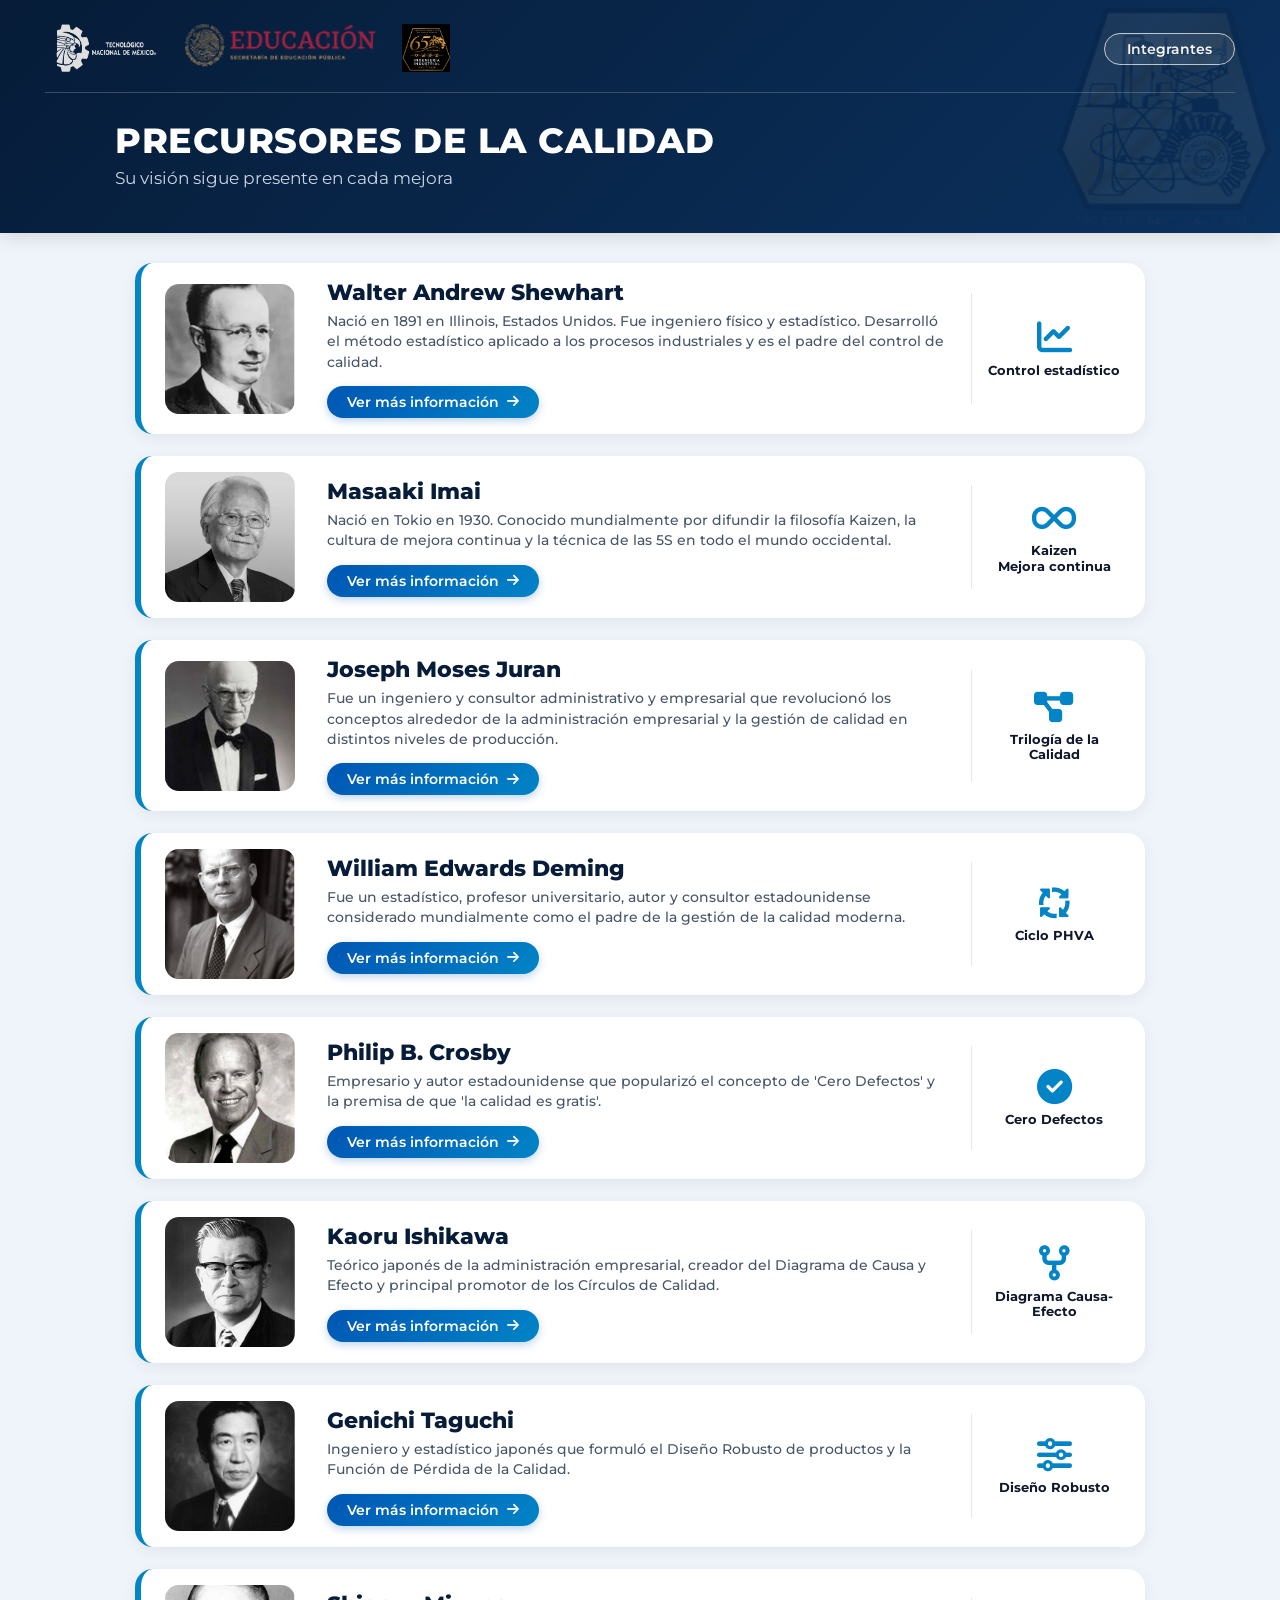
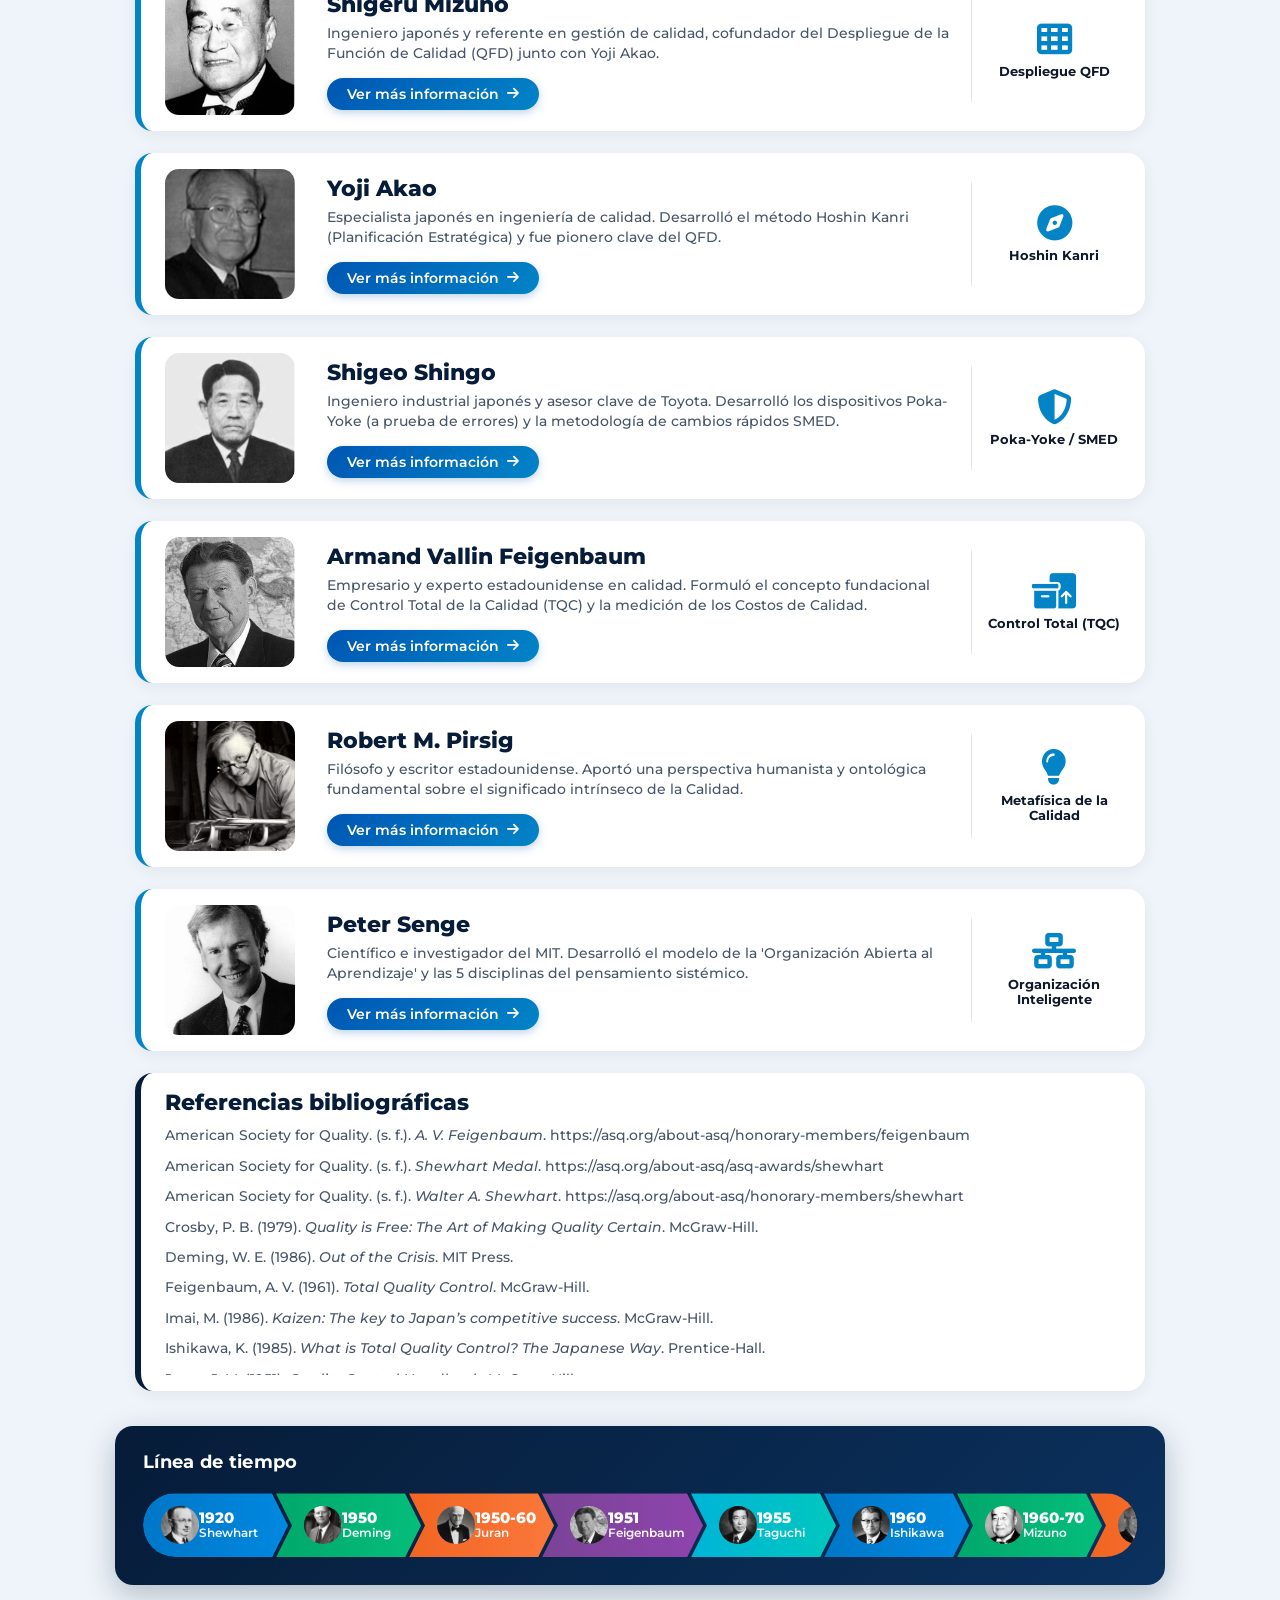
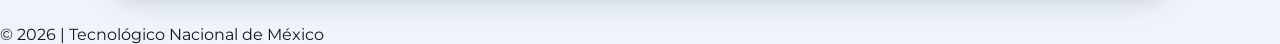
<file: index.html>
<!DOCTYPE html>
<html lang="es">
<head>
  <meta charset="UTF-8">
  <meta name="viewport" content="width=device-width, initial-scale=1.0">
  
  <title>Precursores de la Calidad</title>
  <link rel="stylesheet" href="style.css">
  <link rel="preconnect" href="https://fonts.googleapis.com">
  <link rel="preconnect" href="https://fonts.gstatic.com" crossorigin>
  <link href="https://fonts.googleapis.com/css2?family=Montserrat:wght@400;500;600;700;800;900&display=swap" rel="stylesheet">
  <!-- Iconos de Lucide o FontAwesome vía CDN -->
  <link rel="stylesheet" href="https://cdnjs.cloudflare.com/ajax/libs/font-awesome/6.4.0/css/all.min.css">
</head>
<body>

  <!-- Encabezado Hero Institucional -->
  <header class="hero-header">
    <div class="header-top">
      <div class="logo-box">
        <img src="imagenes/logo-tecnm.png" alt="TecNM" class="logo-header logo-blanco">
        <img src="imagenes/logo-sep.png" alt="SEP" class="logo-header logo-blanco">
        <img src="imagenes/logo-new.png" alt="ITCM" class="logo-header logo-blanco">
      </div>
      <div class="header-nav">
        <a href="integrantes.html" class="btn-integrantes-header">Integrantes</a>
      </div>
    </div>

    <div class="hero-texto">
      <h1 class="hero-titulo">PRECURSORES DE LA CALIDAD</h1>
      <p class="hero-subtitulo">Su visión sigue presente en cada mejora</p>
    </div>
  </header>

  <!-- Lista dinámica de tarjetas de personajes -->
  <main id="lista-personajes" class="contenedor-principal">
    <!-- script.js generará las tarjetas aquí -->
  </main>

 <!-- Línea de tiempo visual -->
 <!-- Línea de tiempo visual -->
  <section class="contenedor-timeline">
    <h3 class="timeline-titulo">Línea de tiempo</h3>
    <div class="timeline-barra">

      <!-- 1. Shewhart -->
      <div class="timeline-nodo nodo-azul">
        <img src="imagenes/walter a shewhart/Walter Andrew Shewhart.png" alt="Shewhart" class="nodo-avatar" onerror="this.src='imagenes/thinking.jpg'">
        <div class="nodo-info">
          <span class="nodo-anio">1920</span>
          <span class="nodo-nombre">Shewhart</span>
        </div>
      </div>

      <!-- 2. Deming -->
      <div class="timeline-nodo nodo-verde">
        <img src="imagenes/Edward Deming/William Edwards Deming.png" alt="Deming" class="nodo-avatar" onerror="this.src='imagenes/thinking.jpg'">
        <div class="nodo-info">
          <span class="nodo-anio">1950</span>
          <span class="nodo-nombre">Deming</span>
        </div>
      </div>

      <!-- 3. Juran -->
      <div class="timeline-nodo nodo-naranja">
        <img src="imagenes/Joseph M. Juran/Joseph Juran.png" alt="Juran" class="nodo-avatar" onerror="this.src='imagenes/thinking.jpg'">
        <div class="nodo-info">
          <span class="nodo-anio">1950-60</span>
          <span class="nodo-nombre">Juran</span>
        </div>
      </div>

      <!-- 4. Feigenbaum -->
      <div class="timeline-nodo nodo-morado">
        <img src="imagenes/Armand Vallin Feigenbaum/Armand Vallin Feigenbaum.png" alt="Feigenbaum" class="nodo-avatar" onerror="this.src='imagenes/thinking.jpg'">
        <div class="nodo-info">
          <span class="nodo-anio">1951</span>
          <span class="nodo-nombre">Feigenbaum</span>
        </div>
      </div>

      <!-- 5. Taguchi -->
      <div class="timeline-nodo nodo-cian">
        <img src="imagenes/Genichi Taguchi/Genichi Taguchi.png" alt="Taguchi" class="nodo-avatar" onerror="this.src='imagenes/thinking.jpg'">
        <div class="nodo-info">
          <span class="nodo-anio">1955</span>
          <span class="nodo-nombre">Taguchi</span>
        </div>
      </div>

      <!-- 6. Ishikawa -->
      <div class="timeline-nodo nodo-azul">
        <img src="imagenes/Kaoru Ishikawa/Kaoru Ishikawa.png" alt="Ishikawa" class="nodo-avatar" onerror="this.src='imagenes/thinking.jpg'">
        <div class="nodo-info">
          <span class="nodo-anio">1960</span>
          <span class="nodo-nombre">Ishikawa</span>
        </div>
      </div>

      <!-- 7. Mizuno -->
      <div class="timeline-nodo nodo-verde">
        <img src="imagenes/Shigeru Mizuno/Shigeru Mizuno.png" alt="Mizuno" class="nodo-avatar" onerror="this.src='imagenes/thinking.jpg'">
        <div class="nodo-info">
          <span class="nodo-anio">1960-70</span>
          <span class="nodo-nombre">Mizuno</span>
        </div>
      </div>

      <!-- 8. Akao -->
      <div class="timeline-nodo nodo-naranja">
        <img src="imagenes/Yoji Akao/Yoji Akao.png" alt="Akao" class="nodo-avatar" onerror="this.src='imagenes/thinking.jpg'">
        <div class="nodo-info">
          <span class="nodo-anio">1970</span>
          <span class="nodo-nombre">Akao</span>
        </div>
      </div>

      <!-- 9. Pirsig -->
      <div class="timeline-nodo nodo-morado">
        <img src="imagenes/Robert M. Pirsig/Robert M. Pirsig.jpeg" alt="Pirsig" class="nodo-avatar" onerror="this.src='imagenes/thinking.jpg'">
        <div class="nodo-info">
          <span class="nodo-anio">1974</span>
          <span class="nodo-nombre">Pirsig</span>
        </div>
      </div>

      <!-- 10. Crosby -->
      <div class="timeline-nodo nodo-cian">
        <img src="imagenes/Philip b. crossby/Philip B. Crosby.png" alt="Crosby" class="nodo-avatar" onerror="this.src='imagenes/thinking.jpg'">
        <div class="nodo-info">
          <span class="nodo-anio">1979</span>
          <span class="nodo-nombre">Crosby</span>
        </div>
      </div>

      <!-- 11. Shingo -->
      <div class="timeline-nodo nodo-azul">
        <img src="imagenes/Shingeo Shingo/Shingo Shigeo.png" alt="Shingo" class="nodo-avatar" onerror="this.src='imagenes/thinking.jpg'">
        <div class="nodo-info">
          <span class="nodo-anio">1980</span>
          <span class="nodo-nombre">Shingo</span>
        </div>
      </div>

      <!-- 12. Imai -->
      <div class="timeline-nodo nodo-verde">
        <img src="imagenes/Masaaki Imai/Masaaki Imai.png" alt="Imai" class="nodo-avatar" onerror="this.src='imagenes/thinking.jpg'">
        <div class="nodo-info">
          <span class="nodo-anio">1986</span>
          <span class="nodo-nombre">Imai</span>
        </div>
      </div>

      <!-- 13. Senge -->
      <div class="timeline-nodo nodo-naranja">
        <img src="imagenes/Peter Senge/Peter Senge.jpeg" alt="Senge" class="nodo-avatar" onerror="this.src='imagenes/thinking.jpg'">
        <div class="nodo-info">
          <span class="nodo-anio">1990</span>
          <span class="nodo-nombre">Senge</span>
        </div>
      </div>

      <!-- Nodo final: Mejora Continua -->
      <div class="timeline-nodo nodo-cian">
        <div class="nodo-avatar nodo-icono-final"><i class="fa-solid fa-arrows-rotate"></i></div>
        <div class="nodo-info">
          <span class="nodo-anio">Actualidad</span>
          <span class="nodo-nombre">Mejora Continua</span>
        </div>
      </div>

    </div>
  </section>

  <!-- Footer -->
  <footer class="footer-institucional">
    <p>© 2026 | Tecnológico Nacional de México</p>
  </footer>

  <script src="script.js"></script>
</body>
</html>
</file>
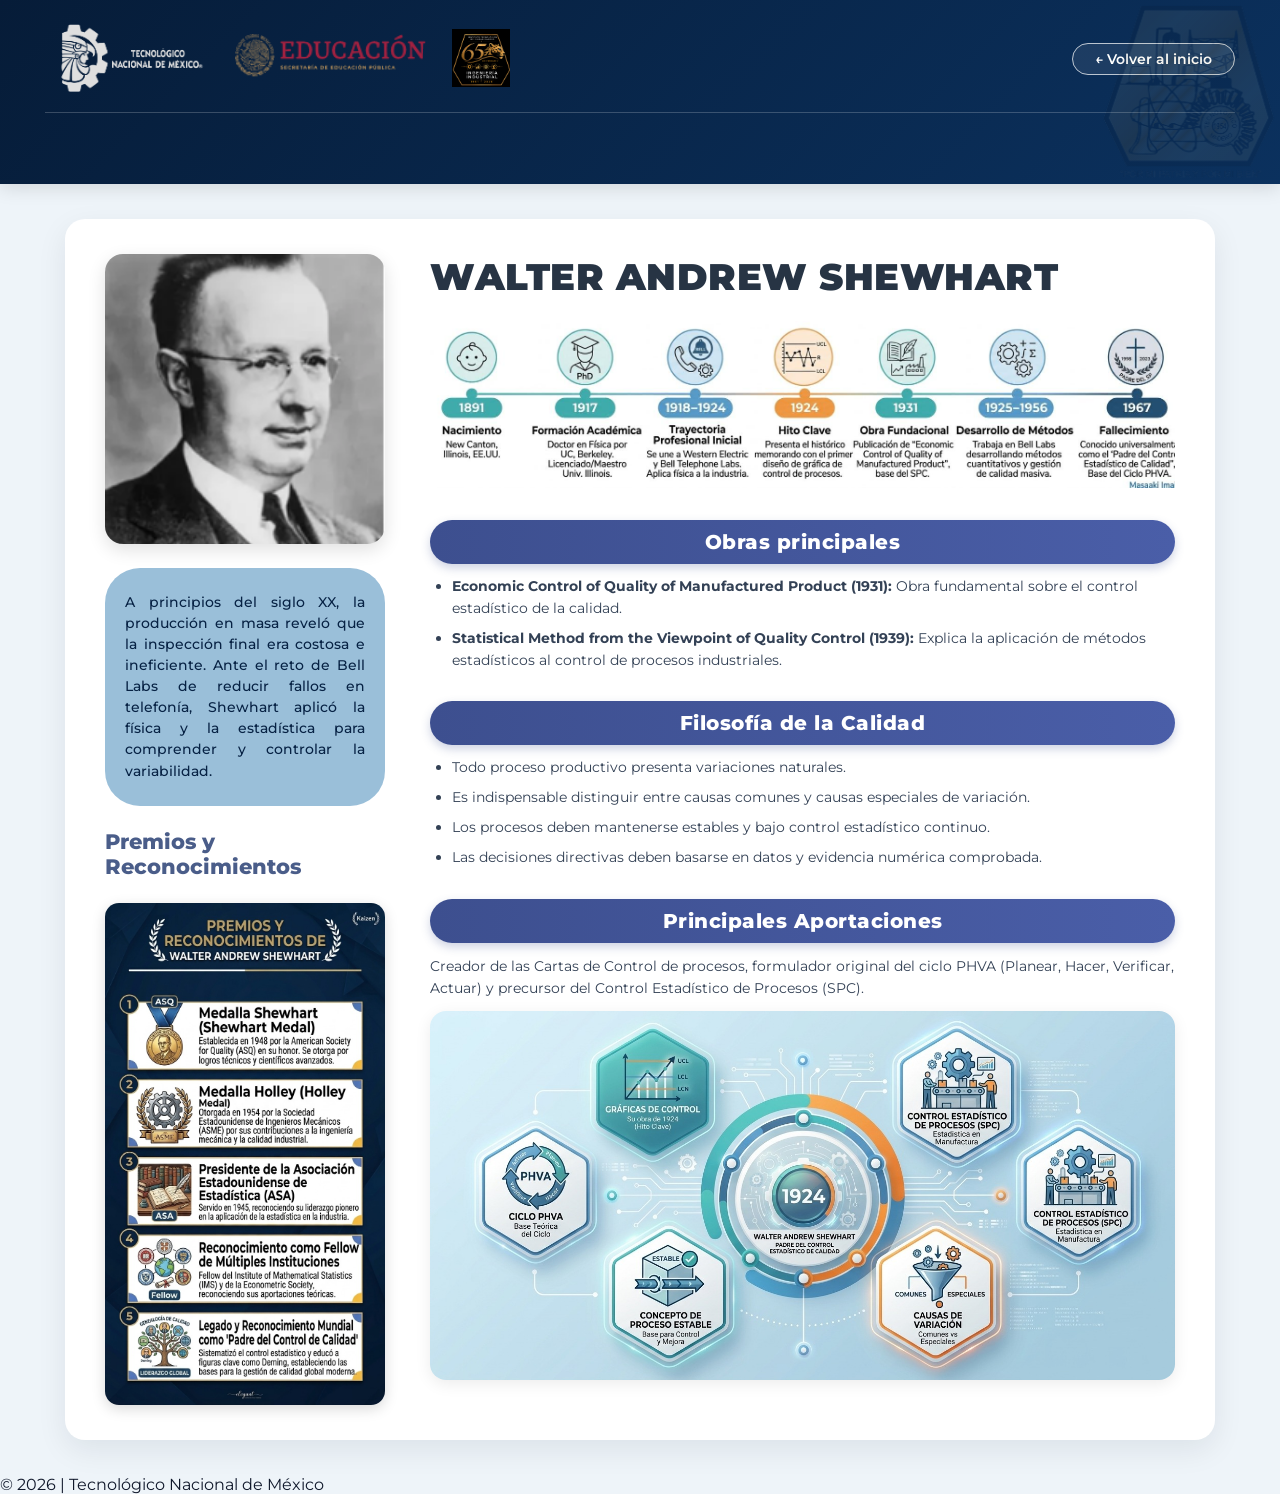
<file: personaje.html>
<!DOCTYPE html>
<html lang="es">
<head>
  <meta charset="UTF-8">
  <meta name="viewport" content="width=device-width, initial-scale=1.0">
  <title>Detalle del Precursor</title>
  
  <link rel="preconnect" href="https://fonts.googleapis.com">
  <link rel="preconnect" href="https://fonts.gstatic.com" crossorigin>
  <link href="https://fonts.googleapis.com/css2?family=Montserrat:wght@400;500;600;700;800;900&display=swap" rel="stylesheet">
  <link rel="stylesheet" href="https://cdnjs.cloudflare.com/ajax/libs/font-awesome/6.4.0/css/all.min.css">
  <link rel="stylesheet" href="style.css">
</head>
<body>

  <!-- Encabezado Hero Institucional idéntico al Index -->
  <header class="hero-header">
    <div class="header-top">
      <div class="logo-box">
        <img src="imagenes/logo-tecnm.png" alt="TecNM" class="logo-header logo-tecnm">
        <img src="imagenes/logo-sep.png" alt="SEP" class="logo-header">
        <img src="imagenes/logo-new.png" alt="ITCM" class="logo-header logo-itcm">
      </div>
      <div class="header-nav">
        <a href="index.html" class="btn-integrantes-header">← Volver al inicio</a>
      </div>
    </div>
  </header>

  <!-- Contenedor Maestro de la Ficha Infográfica -->
  <main class="contenedor-infografia" id="contenedor-detalle">
    <!-- script.js inyectará la vista infográfica aquí -->
  </main>

  <footer class="footer-institucional">
    <p>© 2026 | Tecnológico Nacional de México</p>
  </footer>

  <script src="script.js"></script>
</body>
</html>
</file>
<file: style.css>
:root {
  --bg-pagina: #eef4f9;
  --azul-marino-oscuro: #061c38;
  --azul-marino-medio: #0b315e;
  --azul-acento: #0284c7;
  --azul-boton: #0056b3;
  --azul-boton-hover: #004494;
  --blanco: #ffffff;
  --texto-principal: #0f172a;
  --texto-secundario: #475569;
  --gris-borde: #e2e8f0;
}

* {
  box-sizing: border-box;
  margin: 0;
  padding: 0;
}

body {
  background-color: var(--bg-pagina);
  color: var(--texto-principal);
  font-family: 'Montserrat', sans-serif;
  min-height: 100vh;
}

/* =============================================================
   1. ENCABEZADO INSTITUCIONAL HERO
   ============================================================= */
.hero-header {
  background: linear-gradient(135deg, var(--azul-marino-oscuro) 0%, var(--azul-marino-medio) 100%);
  color: var(--blanco);
  padding: 24px 45px 45px 45px;
  position: relative;
  overflow: hidden;
  box-shadow: 0 4px 18px rgba(0, 0, 0, 0.12);
}

.hero-header::after {
  content: "";
  position: absolute;
  top: 0;
  right: 0;
  bottom: 0;
  width: 350px;
  background: url('imagenes/logo-instituto.png') no-repeat center right;
  background-size: contain;
  opacity: 0.07;
  pointer-events: none;
}

.header-top {
  display: flex;
  justify-content: space-between;
  align-items: center;
  padding-bottom: 20px;
  margin-bottom: 26px;
  border-bottom: 1px solid rgba(255, 255, 255, 0.2);
}

.logo-box {
  display: flex;
  align-items: center;
  gap: 20px;
}

.logo-header {
  height: 48px;
  object-fit: contain;
  transition: none;
}

.logo-header:hover {
  transform: none;
}

.logo-tecnm {
  height: 68px;
}

.logo-itcm {
  height: 58px;
}

.btn-integrantes-header {
  color: var(--blanco);
  text-decoration: none;
  border: 1.5px solid rgba(255, 255, 255, 0.7);
  padding: 7px 22px;
  border-radius: 20px;
  font-size: 0.85rem;
  font-weight: 600;
  background: rgba(255, 255, 255, 0.08);
  backdrop-filter: blur(4px);
  transition: background 0.2s ease;
}

.btn-integrantes-header:hover {
  background: rgba(255, 255, 255, 0.25);
}

.hero-texto {
  max-width: 1050px;
  margin: 0 auto;
}

.hero-titulo {
  font-size: 2.2rem;
  font-weight: 800;
  letter-spacing: 0.5px;
  margin-bottom: 6px;
  color: var(--blanco);
}

.hero-subtitulo {
  font-size: 1.05rem;
  font-weight: 400;
  color: #cbd5e1;
}

/* =============================================================
   2. TARJETAS MODERNAS (3 COLUMNAS - INDEX)
   ============================================================= */
.contenedor-principal {
  max-width: 1050px;
  margin: 30px auto;
  padding: 0 20px;
  display: flex;
  flex-direction: column;
  gap: 22px;
}

.tarjeta-precursor {
  background: var(--blanco);
  border-radius: 18px;
  display: grid;
  grid-template-columns: 140px 1fr 150px;
  align-items: center;
  padding: 16px 24px;
  gap: 22px;
  box-shadow: 0 4px 16px rgba(15, 23, 42, 0.06);
  border-left: 6px solid var(--azul-acento);
  transition: transform 0.2s ease, box-shadow 0.2s ease;
}

.tarjeta-precursor:hover {
  transform: translateY(-2px);
  box-shadow: 0 8px 24px rgba(15, 23, 42, 0.12);
}

.col-foto img {
  width: 130px;
  height: 130px;
  object-fit: cover;
  border-radius: 14px;
  background-color: #f1f5f9;
  display: block;
}

.col-info .nombre-precursor {
  font-size: 1.35rem;
  font-weight: 800;
  color: var(--azul-marino-oscuro);
  margin-bottom: 6px;
}

.col-info .resumen-precursor {
  font-size: 0.88rem;
  font-weight: 500;
  color: var(--texto-secundario);
  line-height: 1.45;
  margin-bottom: 14px;
}

.btn-mas-info {
  display: inline-flex;
  align-items: center;
  gap: 8px;
  background: linear-gradient(135deg, var(--azul-boton), #0284c7);
  color: var(--blanco);
  text-decoration: none;
  padding: 8px 20px;
  border-radius: 20px;
  font-size: 0.85rem;
  font-weight: 600;
  box-shadow: 0 3px 8px rgba(0, 86, 179, 0.25);
  transition: opacity 0.2s ease;
}

.btn-mas-info:hover {
  opacity: 0.92;
}

.col-insignia {
  display: flex;
  flex-direction: column;
  align-items: center;
  justify-content: center;
  text-align: center;
  border-left: 1px solid var(--gris-borde);
  padding-left: 15px;
  height: 80%;
}

.col-insignia i {
  font-size: 2.2rem;
  color: var(--azul-acento);
  margin-bottom: 8px;
}

.col-insignia span {
  font-size: 0.8rem;
  font-weight: 700;
  color: var(--texto-principal);
  line-height: 1.2;
}

.tarjeta-bibliografia {
  grid-template-columns: 1fr !important;
  border-left-color: var(--azul-marino-oscuro);
}

.lista-citas-texto {
  display: flex;
  flex-direction: column;
  gap: 10px;
  max-height: 250px;
  overflow-y: auto;
  padding-right: 12px;
  margin-top: 10px;
}

.item-biblio {
  font-size: 0.88rem;
  font-weight: 500;
  color: var(--texto-secundario);
  line-height: 1.45;
  word-break: break-word;
}

/* =============================================================
   3. LÍNEA DE TIEMPO INTERCONECTADA (INDEX)
   ============================================================= */
.contenedor-timeline {
  max-width: 1050px;
  margin: 35px auto 40px auto;
  padding: 24px 28px 28px 28px;
  background: linear-gradient(135deg, var(--azul-marino-oscuro) 0%, var(--azul-marino-medio) 100%);
  border-radius: 18px;
  box-shadow: 0 10px 30px rgba(6, 28, 56, 0.25);
  color: var(--blanco);
}

.timeline-titulo {
  font-size: 1.15rem;
  font-weight: 700;
  margin-bottom: 20px;
  letter-spacing: 0.3px;
}

.timeline-barra {
  display: flex;
  position: relative;
  border-radius: 35px;
  overflow-x: auto;
  overflow-y: hidden;
  box-shadow: inset 0 2px 6px rgba(0, 0, 0, 0.25);
  padding: 0;
  gap: 0;
  scrollbar-width: none; /* Oculta la barra en Firefox */
}

.timeline-barra::-webkit-scrollbar {
  display: none; /* Oculta la barra en Chrome/Safari/Edge */
}

.timeline-nodo {
  flex: 0 0 auto;
  min-width: 145px;
  display: flex;
  align-items: center;
  position: relative;
  padding: 10px 18px 10px 28px;
  min-height: 64px;
  clip-path: polygon(0% 0%, calc(100% - 16px) 0%, 100% 50%, calc(100% - 16px) 100%, 0% 100%, 16px 50%);
  margin-left: -12px;
  transition: filter 0.2s ease;
  cursor: default;
}

.timeline-nodo:first-child {
  margin-left: 0;
  padding-left: 18px;
  clip-path: polygon(0% 0%, calc(100% - 16px) 0%, 100% 50%, calc(100% - 16px) 100%, 0% 100%);
  border-top-left-radius: 35px;
  border-bottom-left-radius: 35px;
}

.timeline-nodo:last-child {
  clip-path: polygon(0% 0%, 100% 0%, 100% 100%, 0% 100%, 16px 50%);
  border-top-right-radius: 35px;
  border-bottom-right-radius: 35px;
  padding-right: 22px;
}

.timeline-nodo:hover {
  filter: brightness(1.1);
  z-index: 5;
}

.nodo-azul    { background: linear-gradient(90deg, #0077c8, #0088e0); }
.nodo-verde   { background: linear-gradient(90deg, #00a86b, #05be7c); }
.nodo-naranja { background: linear-gradient(90deg, #f26522, #fa783b); }
.nodo-morado  { background: linear-gradient(90deg, #7b4397, #8e44ad); }
.nodo-cian    { background: linear-gradient(90deg, #00b4d8, #00c7be); }

.nodo-avatar-wrapper {
  width: 44px;
  height: 44px;
  background-color: var(--blanco);
  border-radius: 50%;
  display: flex;
  align-items: center;
  justify-content: center;
  box-shadow: 0 3px 8px rgba(0, 0, 0, 0.25);
  flex-shrink: 0;
  margin-right: 10px;
}

.nodo-avatar {
  width: 38px;
  height: 38px;
  border-radius: 50%;
  object-fit: cover;
  display: block;
}

.nodo-icono-final {
  color: #00a896;
  font-size: 1.15rem;
}

.nodo-info {
  display: flex;
  flex-direction: column;
  color: var(--blanco);
  line-height: 1.15;
}

.nodo-anio {
  font-size: 0.92rem;
  font-weight: 800;
}

.nodo-nombre {
  font-size: 0.72rem;
  font-weight: 600;
  opacity: 0.95;
  white-space: nowrap;
}s

/* =============================================================
   4. PIE DE PÁGINA
   ============================================================= */
.footer-institucional {
  background-color: #030f1e;
  color: #7b93a8;
  text-align: center;
  padding: 20px;
  font-size: 0.85rem;
  font-weight: 500;
  margin-top: 40px;
}

/* =============================================================
   5. RESPONSIVIDAD (INDEX)
   ============================================================= */
@media (max-width: 860px) {
  .tarjeta-precursor {
    grid-template-columns: 1fr;
    text-align: center;
  }
  .col-foto img {
    margin: 0 auto;
  }
  .col-insignia {
    border-left: none;
    border-top: 1px solid var(--gris-borde);
    padding-top: 15px;
    padding-left: 0;
  }
  .timeline-barra {
    flex-direction: column;
    border-radius: 16px;
    gap: 8px;
  }
  .timeline-nodo,
  .timeline-nodo:first-child,
  .timeline-nodo:last-child {
    clip-path: none;
    margin-left: 0;
    border-radius: 12px;
    padding: 10px 16px;
  }
}

/* =============================================================
   6. FICHA INFOGRÁFICA DE DETALLE (personaje.html)
   ============================================================= */
.contenedor-infografia {
  max-width: 1150px;
  margin: 35px auto;
  padding: 35px 40px;
  background-color: var(--blanco);
  border-radius: 20px;
  box-shadow: 0 10px 30px rgba(15, 23, 42, 0.08);
}

.grid-infografia {
  display: grid;
  grid-template-columns: 280px 1fr;
  gap: 45px;
  align-items: start;
}

/* --- COLUMNA IZQUIERDA --- */
.col-izquierda-info {
  display: flex;
  flex-direction: column;
  gap: 24px;
}

.foto-infografia {
  width: 100%;
  height: 290px;
  object-fit: cover;
  border-radius: 18px;
  box-shadow: 0 6px 18px rgba(0, 0, 0, 0.12);
  display: block;
}

.capsula-contexto {
  background-color: #9abfd9;
  color: #072244;
  padding: 24px 20px;
  border-radius: 35px;
  font-size: 0.85rem;
  line-height: 1.55;
  font-weight: 500;
  text-align: justify;
}

.titulo-premios {
  color: #4a5d89;
  font-size: 1.3rem;
  font-weight: 800;
  line-height: 1.2;
}

/* Contenedor para la imagen de Premios */
.banner-premios-img {
  width: 100%;
  border-radius: 14px;
  overflow: hidden;
  box-shadow: 0 4px 14px rgba(0, 0, 0, 0.15);
}

/* --- COLUMNA DERECHA --- */
.col-derecha-info {
  display: flex;
  flex-direction: column;
  gap: 22px;
}

.nombre-principal-info {
  font-size: 2.3rem;
  font-weight: 900;
  color: #273444;
  letter-spacing: 0.5px;
  text-transform: uppercase;
}

/* Contenedor para la imagen horizontal de la Línea de Tiempo */
.banner-linea-tiempo-img {
  width: 100%;
  margin-bottom: 10px;
}

/* Píldoras de encabezados */
.pildora-seccion {
  background: linear-gradient(90deg, #3d4f8f, #4a5ea8);
  color: #ffffff;
  font-size: 1.25rem;
  font-weight: 800;
  text-align: center;
  padding: 10px 20px;
  border-radius: 25px;
  letter-spacing: 0.5px;
  box-shadow: 0 4px 10px rgba(61, 79, 143, 0.25);
  margin-bottom: 12px;
}

.bloque-seccion ul {
  padding-left: 22px;
}

.bloque-seccion li {
  font-size: 0.88rem;
  color: #334155;
  line-height: 1.55;
  margin-bottom: 8px;
}

.bloque-seccion p {
  font-size: 0.88rem;
  color: #334155;
  line-height: 1.55;
}

/* Contenedor para la imagen del Esquema de Aportaciones */
.diagrama-resumen-box {
  margin-top: 8px;
  border-radius: 16px;
  overflow: hidden;
  box-shadow: 0 4px 16px rgba(0, 0, 0, 0.08);
}

/* Regla universal para las imágenes infográficas */
.img-infografica-completa {
  width: 100%;
  height: auto;
  display: block;
}

/* Responsividad de la infografía */
@media (max-width: 900px) {
  .grid-infografia {
    grid-template-columns: 1fr;
  }
}
</file>
